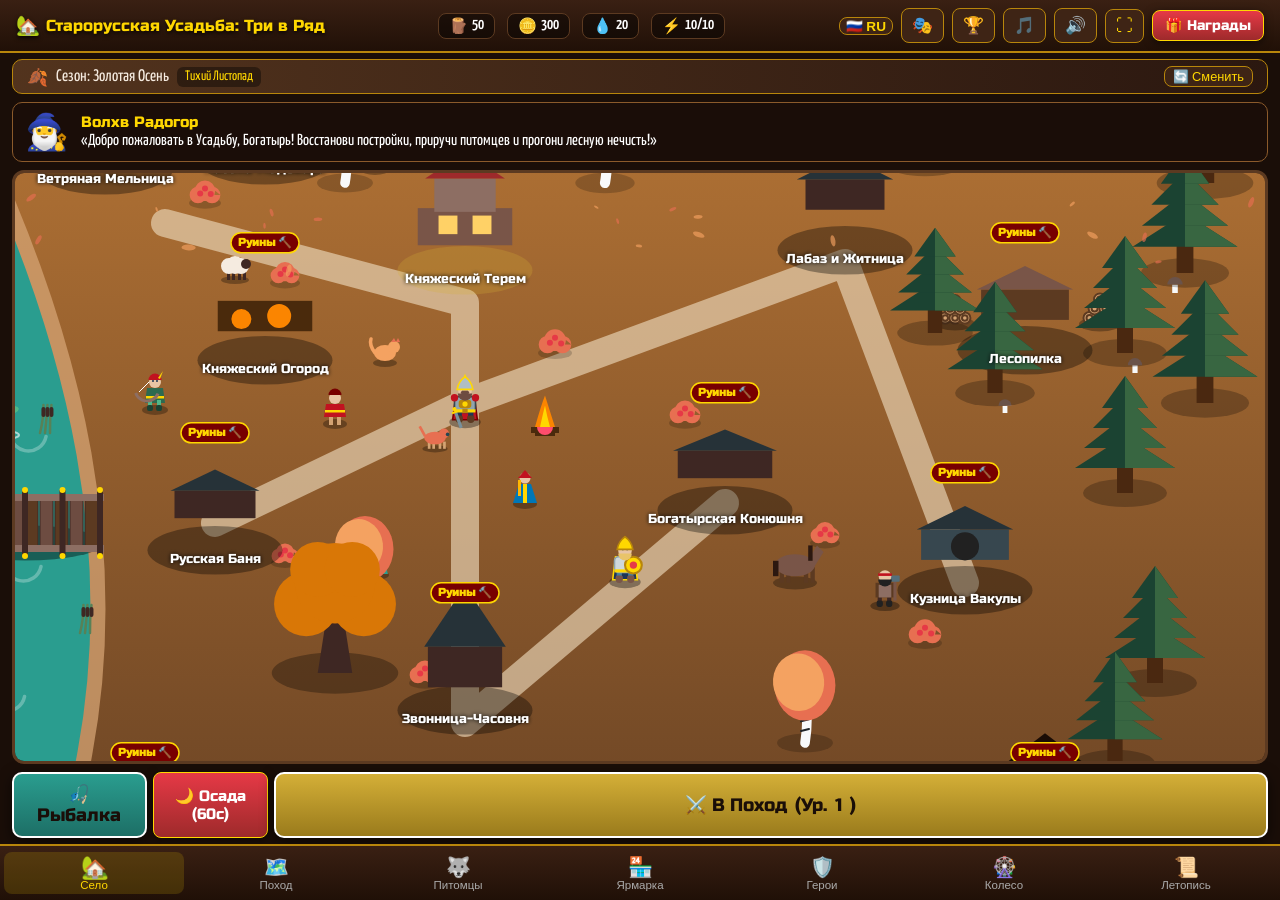
<file: index.html>
<!DOCTYPE html>
<html lang="ru">
<head>
    <meta charset="UTF-8">
    <meta name="viewport" content="width=device-width, initial-scale=1.0, maximum-scale=1.0, user-scalable=no, viewport-fit=cover">
    <meta name="mobile-web-app-capable" content="yes">
    <title>Старорусская Усадьба: Три в Ряд</title>
    
    <script src="./vk-bridge.min.js"></script>
    
    <link rel="preconnect" href="https://fonts.googleapis.com">
    <link rel="preconnect" href="https://fonts.gstatic.com" crossorigin>
    <link href="https://fonts.googleapis.com/css2?family=Marck+Script&family=Russo+One&family=Yanone+Kaffeesatz:wght@400;600;700&display=swap" rel="stylesheet">
    
    <link rel="stylesheet" href="./style.css?v=0.0.5">
    <link rel="icon" href="data:image/svg+xml,<svg xmlns=%22http://www.w3.org/2000/svg%22 viewBox=%220 0 100 100%22><text y=%22.9em%22 font-size=%2290%22>🏡</text></svg>">
</head>
<body>
    <div id="game-container">
        <header id="top-bar">
            <div class="game-logo-header">
                <span class="game-logo-icon">🏡</span>
                <span id="game-header-title" data-i18n="game_title">Старорусская Усадьба: Три в Ряд</span>
            </div>
            <div class="resources">
                <div class="res-item" id="res-wood-tip" data-i18n-title="res_wood_tip" title="Древесина для построек">🪵 <span id="res-wood">0</span></div>
                <div class="res-item" id="res-gold-tip" data-i18n-title="res_gold_tip" title="Золотые монеты">🪙 <span id="res-gold">0</span></div>
                <div class="res-item" id="res-resin-tip" data-i18n-title="res_resin_tip" title="Смола для оберегов">💧 <span id="res-resin">0</span></div>
                <div class="res-item" id="res-energy-tip" data-i18n-title="res_energy_tip" title="Богатырская Энергия">⚡ <span id="res-energy">10/10</span></div>
            </div>
            <div class="top-actions">
                <button id="btn-lang-switch" class="icon-btn" data-i18n-title="top_lang_tip" title="Сменить язык (RU / EN / TR)" style="font-size:0.85rem; font-weight:bold; width:auto; padding:0 6px;">
                    <span id="lang-switch-badge">🇷🇺 RU</span>
                </button>
                <button id="btn-open-riddles" class="icon-btn" data-i18n-title="top_riddles_tip" title="Загадки Скомороха">🎭</button>
                <button id="btn-open-achievements" class="icon-btn" data-i18n-title="top_achievements_tip" title="Зал Славы и Достижения">🏆</button>
                <button id="btn-music-track" class="icon-btn" data-i18n-title="top_music_tip" title="Сменить мелодию">🎵</button>
                <button id="btn-sound" class="icon-btn" data-i18n-title="top_sound_tip" title="Звук">🔊</button>
                <button id="btn-fullscreen" class="icon-btn" data-i18n-title="top_fullscreen_tip" title="На весь экран">⛶</button>
                <button id="btn-daily-rewards" class="reward-btn" data-i18n-title="top_rewards_btn" title="Награды"><span data-i18n="top_rewards_btn">🎁 Награды</span></button>
            </div>
        </header>

        <main id="main-content">
            <section id="view-manor" class="view active">
                <div class="season-banner">
                    <div style="display:flex; align-items:center; gap:8px;">
                        <span id="season-icon">🍂</span>
                        <span id="season-name">Сезон: Золотая Осень</span>
                        <span id="weather-desc" class="weather-tag">Тихий Листопад</span>
                    </div>
                    <button id="btn-toggle-season" class="icon-btn" style="padding: 2px 8px; font-size:0.8rem;" data-i18n="btn_season_toggle">🔄 Сменить</button>
                </div>

                <div id="story-dialogue-banner" class="dialogue-box">
                    <div class="dialogue-avatar">🧙‍♂️</div>
                    <div class="dialogue-content">
                        <div class="dialogue-author" id="dialogue-author-el">Волхв Радогор</div>
                        <div class="dialogue-text" id="dialogue-text-el">«Добро пожаловать в Усадьбу, Богатырь! Восстанови постройки, приручи питомцев и прогони лесную нечисть!»</div>
                    </div>
                </div>

                <div id="manor-canvas-wrapper">
                    <canvas id="manor-canvas"></canvas>
                    <canvas id="weather-canvas"></canvas>
                </div>

                <div class="manor-controls">
                    <button id="btn-open-fishing" class="gold-btn" style="margin-right:6px; background:linear-gradient(180deg, #2A9D8F 0%, #1D6F66 100%);" data-i18n="btn_fishing">
                        🎣 Рыбалка
                    </button>
                    <button id="btn-open-siege" class="reward-btn" style="margin-right:6px; font-size:0.95rem;" data-i18n="btn_siege">
                        🌙 Осада (60с)
                    </button>
                    <button id="btn-open-levels" class="gold-btn primary-btn">
                        <span id="btn-campaign-text">⚔️ В Поход</span> (Ур. <span id="current-level-num">1</span>)
                    </button>
                </div>
            </section>

            <section id="view-levels" class="view">
                <div class="view-header-bar">
                    <button class="btn-back-manor gold-btn" data-i18n="btn_back_to_manor">⬅️ В Село</button>
                    <h2 class="section-title" data-i18n="map_title">🗺️ Карта Богатырского Пути</h2>
                </div>
                <div id="levels-container" class="levels-scroll-container"></div>
            </section>

            <section id="view-match3" class="view">
                <div class="match3-header">
                    <div class="m3-stat">
                        <span class="lbl" id="m3-timer-label" data-i18n="m3_moves">Ходы</span>
                        <span id="m3-moves">25</span>
                    </div>
                    <div class="m3-stat main-stat">
                        <span class="lbl" data-i18n="m3_targets">Цели</span>
                        <div id="m3-targets" class="target-container"></div>
                    </div>
                    <div class="m3-stat">
                        <span class="lbl" data-i18n="m3_score">Очки</span>
                        <span id="m3-score">0</span>
                    </div>
                    <button id="btn-exit-match3" class="icon-btn">❌</button>
                </div>

                <div id="match3-board-wrapper">
                    <canvas id="match3-canvas" width="480" height="480"></canvas>
                </div>

                <div class="match3-footer">
                    <button id="btn-booster-hammer" class="booster-btn" title="Разбить одну фишку" data-i18n="m3_booster_hammer">🔨 Молот</button>
                    <button id="btn-booster-shuffle" class="booster-btn" title="Перемешать всё поле" data-i18n="m3_booster_shuffle">🌪️ Вихрь</button>
                    <button id="btn-booster-ad-moves" class="booster-btn reward" title="+5 ходов" data-i18n="m3_booster_moves">+5 Ходов (📺)</button>
                </div>
            </section>

            <section id="view-heroes" class="view">
                <div class="view-header-bar">
                    <button class="btn-back-manor gold-btn" data-i18n="btn_back_to_manor">⬅️ В Село</button>
                    <h2 class="section-title" data-i18n="heroes_title">🛡️ Дружина Богатырей</h2>
                </div>
                <div id="heroes-list" class="cards-grid"></div>
            </section>

            <section id="view-pets" class="view">
                <div class="view-header-bar">
                    <button class="btn-back-manor gold-btn" data-i18n="btn_back_to_manor">⬅️ В Село</button>
                    <h2 class="section-title" data-i18n="pets_title">🐺 Сказочные Питомцы</h2>
                </div>
                <div id="pets-list" class="cards-grid"></div>
            </section>

            <section id="view-market" class="view">
                <div class="view-header-bar">
                    <button class="btn-back-manor gold-btn" data-i18n="btn_back_to_manor">⬅️ В Село</button>
                    <h2 class="section-title" data-i18n="market_title">🏪 Ярмарка Садко</h2>
                </div>
                <div id="market-list" class="cards-grid"></div>
            </section>

            <section id="view-craft" class="view">
                <div class="view-header-bar">
                    <button class="btn-back-manor gold-btn" data-i18n="btn_back_to_manor">⬅️ В Село</button>
                    <h2 class="section-title" data-i18n="craft_title">⚒️ Ремесленная Палата</h2>
                </div>
                <div id="craft-list" class="cards-grid"></div>
            </section>

            <section id="view-wheel" class="view">
                <div class="view-header-bar">
                    <button class="btn-back-manor gold-btn" data-i18n="btn_back_to_manor">⬅️ В Село</button>
                    <h2 class="section-title" data-i18n="wheel_title">🎡 Колесо Велеса</h2>
                </div>
                <p id="wheel-timer-text" style="text-align:center; color:#FFD700; font-size:0.95rem; margin-bottom:6px; font-weight:bold;" data-i18n="wheel_free_ready">
                    ✨ Бесплатное вращение доступно!
                </p>
                <div class="wheel-wrapper">
                    <canvas id="wheel-canvas" width="340" height="340"></canvas>
                </div>
                <div class="wheel-controls" style="margin-top:10px; display:flex; justify-content:center; gap:8px;">
                    <button id="btn-spin-wheel" class="gold-btn" data-i18n="wheel_spin_free_btn">Испытать Удачу</button>
                    <button id="btn-spin-wheel-ad" class="reward-btn" style="display:none;" data-i18n="wheel_spin_ad_btn">📺 Крутить за Рекламу</button>
                </div>
            </section>

            <section id="view-codex" class="view">
                <div class="view-header-bar">
                    <button class="btn-back-manor gold-btn" data-i18n="btn_back_to_manor">⬅️ В Село</button>
                    <h2 class="section-title" data-i18n="codex_title">📜 Летопись Нечисти</h2>
                </div>
                <div id="codex-list" class="cards-grid"></div>
            </section>

            <section id="view-leaderboard" class="view">
                <div class="view-header-bar">
                    <button class="btn-back-manor gold-btn" data-i18n="btn_back_to_manor">⬅️ В Село</button>
                    <h2 class="section-title" data-i18n="leaderboard_title">👑 Зал Славы</h2>
                </div>
                <div id="leaderboard-container">
                    <div class="lb-header">
                        <span data-i18n="lb_col_rank">#</span>
                        <span data-i18n="lb_col_hero">Богатырь</span>
                        <span data-i18n="lb_col_level">Уровень</span>
                        <span data-i18n="lb_col_score">Очки</span>
                    </div>
                    <div id="lb-list" class="lb-body"></div>
                </div>
            </section>
        </main>

        <nav id="bottom-nav">
            <button class="nav-tab active" data-target="view-manor">
                <span class="nav-icon">🏡</span>
                <span class="nav-label" data-i18n="nav_manor">Село</span>
            </button>
            <button class="nav-tab" data-target="view-levels">
                <span class="nav-icon">🗺️</span>
                <span class="nav-label" data-i18n="nav_campaign">Поход</span>
            </button>
            <button class="nav-tab" data-target="view-pets">
                <span class="nav-icon">🐺</span>
                <span class="nav-label" data-i18n="nav_pets">Питомцы</span>
            </button>
            <button class="nav-tab" data-target="view-market">
                <span class="nav-icon">🏪</span>
                <span class="nav-label" data-i18n="nav_market">Ярмарка</span>
            </button>
            <button class="nav-tab" data-target="view-heroes">
                <span class="nav-icon">🛡️</span>
                <span class="nav-label" data-i18n="nav_heroes">Герои</span>
            </button>
            <button class="nav-tab" data-target="view-wheel">
                <span class="nav-icon">🎡</span>
                <span class="nav-label" data-i18n="nav_wheel">Колесо</span>
            </button>
            <button class="nav-tab" data-target="view-codex">
                <span class="nav-icon">📜</span>
                <span class="nav-label" data-i18n="nav_codex">Летопись</span>
            </button>
        </nav>

        <div id="modal-riddles" class="modal-overlay hidden">
            <div class="modal-card" style="max-width:440px;">
                <button class="modal-close">&times;</button>
                <h3 class="modal-title" data-i18n="riddles_title">🎭 Загадки Скомороха</h3>
                <div class="riddle-content"></div>
            </div>
        </div>

        <div id="modal-building" class="modal-overlay hidden">
            <div class="modal-card">
                <button class="modal-close">&times;</button>
                <h3 id="bldg-modal-title" class="modal-title">Постройка</h3>
                <div id="bldg-modal-img-container"></div>
                <p id="bldg-modal-desc" class="modal-desc"></p>
                <div class="cost-items">
                    <div class="cost-item">🪵 <span id="bldg-cost-wood">0</span></div>
                    <div class="cost-item">🪙 <span id="bldg-cost-gold">0</span></div>
                </div>
                <div class="modal-actions">
                    <button id="btn-confirm-upgrade" class="gold-btn lg" data-i18n="bldg_upgrade_btn">🔨 Улучшить</button>
                </div>
            </div>
        </div>

        <div id="modal-fishing" class="modal-overlay hidden">
            <div class="modal-card" style="max-width:440px;">
                <button class="modal-close">&times;</button>
                <h3 class="modal-title" data-i18n="fishing_title">🎣 Рыбалка на Волхове</h3>
                <div class="fishing-content">
                    <div id="fishing-bobber-wrapper" style="position:relative; width:100%; height:160px; background:linear-gradient(180deg, #1D6F66 0%, #0F3B36 100%); border-radius:12px; overflow:hidden; border:2px solid #FFD700; margin:10px 0;">
                        <canvas id="fishing-canvas" width="400" height="160" style="width:100%; height:100%;"></canvas>
                    </div>
                    <p id="fishing-status" style="font-family:'Russo One', sans-serif; font-size:1.1rem; color:#FFD700; min-height:28px;">Забросили удочку в тихий затон...</p>
                    <button id="btn-strike-rod" class="gold-btn lg" style="margin-top:10px; width:100%; font-size:1.2rem;" data-i18n="fishing_strike_btn">⚡ ПОДСЕЧЬ!</button>
                    <button id="btn-upgrade-fisherman" class="gold-btn" style="margin-top:8px; width:100%; font-size:0.95rem; background:linear-gradient(180deg, #5C3A21 0%, #3A2013 100%);">🔨 Улучшить Стан</button>
                </div>
            </div>
        </div>

        <div id="modal-achievements" class="modal-overlay hidden">
            <div class="modal-card" style="max-width:540px; max-height:85vh; overflow-y:auto;">
                <button class="modal-close">&times;</button>
                <h3 class="modal-title" data-i18n="achievements_title">🏆 Зал Славы и Достижения</h3>
                <div id="achievements-container" class="cards-grid" style="margin-top:12px;"></div>
            </div>
        </div>

        <div id="modal-daily" class="modal-overlay hidden">
            <div class="modal-card" style="max-width:560px; max-height:85vh; overflow-y:auto;">
                <button class="modal-close">&times;</button>
                <h3 class="modal-title" data-i18n="daily_title">🎁 Дары и Подвиги</h3>
                <h4 style="color:#FFD700; font-family:'Russo One', sans-serif; font-size:1rem; margin-top:8px;" data-i18n="daily_rewards_subtitle">Ежедневная Награда</h4>
                <div id="daily-calendar-container" class="calendar-grid"></div>
                <h4 style="color:#FFD700; font-family:'Russo One', sans-serif; font-size:1rem; margin-top:16px;" data-i18n="daily_quests_subtitle">Богатырские Подвиги</h4>
                <div id="quests-container" class="cards-grid" style="margin-top:8px;"></div>
            </div>
        </div>

        <div id="modal-story-scroll" class="modal-overlay hidden">
            <div class="modal-card story-scroll-card">
                <div class="scroll-header" data-i18n="scroll_header">📜 ДРЕВНЯЯ ЛЕТОПИСЬ РУСИ 📜</div>
                <h3 id="scroll-title" style="margin-top:6px; color:#FFD700; font-family:'Russo One', sans-serif;">Сказание</h3>
                <div id="scroll-text" class="scroll-body-text">«И рассеялся морок над землею русскою...»</div>
                <div id="scroll-rewards" class="cost-items"></div>
                <div class="modal-actions">
                    <button id="btn-close-scroll" class="gold-btn" data-i18n="scroll_close_btn">Свернуть Летопись</button>
                </div>
            </div>
        </div>

        <div id="modal-result" class="modal-overlay hidden">
            <div class="modal-card">
                <h3 id="result-title" class="modal-title" data-i18n="win_title">Победа!</h3>
                <div id="result-stars" class="stars-row" style="font-size: 2rem; margin: 8px 0;">⭐⭐⭐</div>
                <p id="result-desc" class="modal-desc" data-i18n="win_desc">Вы одолели лесную нечисть!</p>
                <div id="result-rewards" class="cost-items"></div>
                <div class="modal-actions">
                    <button id="btn-double-reward" class="reward-btn lg" data-i18n="win_double_btn">📺 Удвоить Награду (x2)</button>
                    <button id="btn-loss-ad-moves" class="reward-btn lg" data-i18n="m3_booster_moves" style="display:none;">+5 Ходов (📺)</button>
                    <button id="btn-continue-result" class="gold-btn" data-i18n="win_continue_btn">Продолжить</button>
                </div>
            </div>
        </div>

        <div id="game-toast"></div>
    </div>

    <script src="./game.bundle.js?v=0.0.5"></script>
</body>
</html>
</file>
<file: style.css>
/* Slavic Manor (Старорусская Усадьба) Stylesheet v0.0.1 */
/* Fully Responsive: Fullscreen Widescreen for PC/Tablets, Fluid Adaptive Layout for Mobile */

:root {
    --bg-dark: #1A0E08;
    --wood-dark: #2C1810;
    --wood-medium: #5C3A21;
    --wood-light: #8B5A2B;
    --gold: #FFD700;
    --gold-dark: #B8860B;
    --red-rubin: #9E2A2B;
    --text-light: #F5EBE0;
    --text-muted: #D5C7B7;
    --green-accent: #2D6A4F;
}

* {
    box-sizing: border-box;
    margin: 0;
    padding: 0;
    user-select: none;
    -webkit-user-select: none;
    -webkit-touch-callout: none;
    touch-action: manipulation;
    -ms-overflow-style: none !important;
    scrollbar-width: none !important;
}

*::-webkit-scrollbar {
    display: none !important;
    width: 0 !important;
    height: 0 !important;
}

html {
    width: 100%;
    height: 100%;
    overflow: hidden !important;
    margin: 0;
    padding: 0;
}

body {
    font-family: 'Yanone Kaffeesatz', sans-serif;
    font-size: 1.15rem;
    background: #0D0704;
    color: var(--text-light);
    overflow: hidden !important;
    width: 100%;
    height: 100%;
    position: fixed;
    top: 0;
    left: 0;
    right: 0;
    bottom: 0;
    display: flex;
    justify-content: center;
    align-items: center;
    margin: 0;
    padding: 0;
}

/* ==========================================================================
   1. MAIN CONTAINER: FULLSCREEN ON PC, FLUID ON MOBILE
   ========================================================================== */
#game-container {
    width: 100%;
    height: 100%;
    max-width: 100%;
    max-height: 100%;
    display: flex;
    flex-direction: column;
    background: var(--bg-dark);
    position: relative;
    overflow: hidden !important;
    box-shadow: 0 0 50px rgba(0, 0, 0, 0.95);
}

/* 2. Top Header Status Bar */
#top-bar {
    display: flex;
    justify-content: space-between;
    align-items: center;
    padding: 8px 16px;
    padding-top: calc(8px + env(safe-area-inset-top, 0px));
    background: linear-gradient(180deg, #3A2013 0%, #201007 100%);
    border-bottom: 2px solid var(--gold-dark);
    z-index: 20;
    flex-shrink: 0;
}

.game-logo-header {
    display: flex;
    align-items: center;
    gap: 6px;
    font-family: 'Russo One', sans-serif;
    font-size: 1rem;
    color: var(--gold);
    text-shadow: 0 2px 4px rgba(0, 0, 0, 0.8);
    white-space: nowrap;
}

.game-logo-icon {
    font-size: 1.2rem;
}

.resources {
    display: flex;
    align-items: center;
    gap: 12px;
}

.res-item {
    display: flex;
    align-items: center;
    gap: 4px;
    background: rgba(0, 0, 0, 0.45);
    padding: 3px 10px;
    border-radius: 8px;
    border: 1px solid var(--wood-medium);
    font-size: 0.95rem;
    font-weight: 600;
    color: #fff;
}

.top-actions {
    display: flex;
    align-items: center;
    gap: 8px;
}

.icon-btn {
    background: #3E2415;
    border: 1px solid var(--gold-dark);
    color: var(--gold);
    border-radius: 8px;
    padding: 6px 10px;
    cursor: pointer;
    font-size: 1.05rem;
    transition: background 0.15s, transform 0.15s;
}

.icon-btn:hover {
    background: #5C3A21;
    transform: scale(1.06);
}

.reward-btn {
    background: linear-gradient(180deg, #E63946 0%, #9E2A2B 100%);
    color: #fff;
    border: 1px solid var(--gold);
    border-radius: 8px;
    padding: 6px 12px;
    font-family: 'Russo One', sans-serif;
    font-size: 0.88rem;
    cursor: pointer;
    box-shadow: 0 2px 8px rgba(0, 0, 0, 0.5);
    transition: transform 0.15s;
}

.reward-btn:hover {
    transform: scale(1.05);
}

/* 3. Main Content Viewport */
#main-content {
    flex: 1;
    position: relative;
    overflow: hidden;
    display: flex;
    width: 100%;
    height: 100%;
}

.view {
    display: none;
    width: 100%;
    height: 100%;
    flex-direction: column;
    overflow-y: auto;
    padding: 10px 16px;
}

.view.active {
    display: flex;
}

#view-manor {
    overflow: hidden !important;
    padding: 6px 12px;
}

/* Season Banner */
.season-banner {
    display: flex;
    justify-content: space-between;
    align-items: center;
    background: linear-gradient(90deg, rgba(92, 58, 33, 0.85) 0%, rgba(44, 24, 16, 0.95) 100%);
    border: 1px solid var(--gold-dark);
    border-radius: 10px;
    padding: 6px 14px;
    margin-bottom: 8px;
    font-size: 1.05rem;
    flex-shrink: 0;
}

.weather-tag {
    font-size: 0.85rem;
    color: #FFD700;
    background: rgba(0, 0, 0, 0.4);
    padding: 3px 8px;
    border-radius: 6px;
}

/* Dialogue Box */
.dialogue-box {
    display: flex;
    align-items: center;
    gap: 12px;
    background: rgba(26, 14, 8, 0.9);
    border: 1px solid var(--wood-light);
    border-radius: 10px;
    padding: 8px 12px;
    margin-bottom: 8px;
    flex-shrink: 0;
}

.dialogue-avatar {
    font-size: 2.2rem;
}

.dialogue-author {
    font-family: 'Russo One', sans-serif;
    font-size: 0.95rem;
    color: var(--gold);
}

.dialogue-text {
    font-size: 1rem;
    color: #FFF;
    line-height: 1.2;
}

/* Canvas Viewport */
#manor-canvas-wrapper {
    flex: 1;
    position: relative;
    width: 100%;
    min-height: 300px;
    border-radius: 12px;
    overflow: hidden;
    border: 3px solid var(--wood-medium);
}

#manor-canvas, #weather-canvas {
    position: absolute;
    top: 0;
    left: 0;
    width: 100%;
    height: 100%;
}

#weather-canvas {
    pointer-events: none;
}

.manor-controls {
    margin-top: 8px;
    display: flex;
    justify-content: center;
    flex-shrink: 0;
}

.gold-btn {
    background: linear-gradient(180deg, #D4AF37 0%, #9A7B1C 100%);
    color: #1A0E08;
    border: 2px solid #FFF;
    border-radius: 10px;
    padding: 10px 22px;
    font-family: 'Russo One', sans-serif;
    font-size: 1.1rem;
    cursor: pointer;
    box-shadow: 0 4px 14px rgba(0, 0, 0, 0.6);
    display: inline-flex;
    align-items: center;
    justify-content: center;
    gap: 8px;
    transition: transform 0.15s, box-shadow 0.15s;
}

.gold-btn:hover {
    transform: translateY(-2px);
    box-shadow: 0 6px 18px rgba(255, 215, 0, 0.4);
}

.gold-btn:active {
    transform: translateY(2px);
}

.gold-btn.primary-btn {
    width: 100%;
}

/* ==========================================================================
   4. MATCH-3 WIDESCREEN & MOBILE ADAPTIVE LAYOUT
   ========================================================================== */
#view-match3 {
    padding: 8px 16px;
    justify-content: space-between;
    height: 100%;
}

.match3-header {
    display: flex;
    justify-content: space-between;
    align-items: center;
    background: rgba(44, 24, 16, 0.95);
    border: 2px solid var(--gold-dark);
    border-radius: 12px;
    padding: 8px 16px;
    margin-bottom: 8px;
    max-width: 780px;
    width: 100%;
    margin-left: auto;
    margin-right: auto;
}

.m3-stat {
    display: flex;
    flex-direction: column;
    align-items: center;
}

.m3-stat .lbl {
    font-size: 0.8rem;
    color: #BBB;
}

.m3-stat span:not(.lbl) {
    font-family: 'Russo One', sans-serif;
    font-size: 1.35rem;
    color: var(--gold);
}

.m3-stat.main-stat span:not(.lbl) {
    font-size: 1.7rem;
    color: #FFF;
}

.target-container {
    display: flex;
    gap: 8px;
}

.target-item {
    font-family: 'Russo One', sans-serif;
    font-size: 1.05rem;
    color: #FFF;
}

#match3-board-wrapper {
    flex: 1;
    display: flex;
    justify-content: center;
    align-items: center;
    position: relative;
    width: 100%;
    max-height: calc(100% - 130px);
}

#match3-canvas {
    max-width: 100%;
    max-height: 100%;
    border-radius: 16px;
    box-shadow: 0 10px 30px rgba(0, 0, 0, 0.9);
    border: 3px solid var(--wood-medium);
    touch-action: none;
}

.match3-footer {
    display: flex;
    justify-content: center;
    gap: 12px;
    padding-top: 8px;
    max-width: 780px;
    width: 100%;
    margin-left: auto;
    margin-right: auto;
}

.booster-btn {
    flex: 1;
    max-width: 220px;
    background: #3E2415;
    border: 1px solid var(--gold);
    color: #FFF;
    font-family: 'Russo One', sans-serif;
    font-size: 1rem;
    padding: 8px;
    border-radius: 8px;
    cursor: pointer;
    transition: transform 0.15s;
}

.booster-btn:hover {
    transform: scale(1.04);
}

.booster-btn.reward {
    background: linear-gradient(180deg, #E63946 0%, #9E2A2B 100%);
}

/* ==========================================================================
   5. SAGA MAP (500 LEVELS / 20 CHAPTERS) WIDESCREEN GRID
   ========================================================================== */
.section-title {
    font-family: 'Russo One', sans-serif;
    font-size: 1.4rem;
    color: var(--gold);
    text-align: center;
    margin-bottom: 12px;
}

.levels-scroll-container {
    display: flex;
    flex-direction: column;
    gap: 14px;
    max-width: 1000px;
    width: 100%;
    margin: 0 auto;
}

.level-region-card {
    background: rgba(44, 24, 16, 0.85);
    border: 2px solid var(--wood-light);
    border-radius: 14px;
    padding: 14px;
}

.region-header {
    display: flex;
    justify-content: space-between;
    align-items: center;
    margin-bottom: 10px;
    border-bottom: 1px solid rgba(255, 215, 0, 0.3);
    padding-bottom: 6px;
}

.region-title {
    font-family: 'Russo One', sans-serif;
    color: var(--gold);
    font-size: 1.15rem;
}

.region-boss {
    font-size: 0.95rem;
    color: #E63946;
    font-weight: bold;
}

.levels-path-grid {
    display: grid;
    grid-template-columns: repeat(auto-fill, minmax(65px, 1fr));
    gap: 10px;
}

.level-node {
    display: flex;
    flex-direction: column;
    align-items: center;
    justify-content: center;
    height: 64px;
    border-radius: 10px;
    border: 2px solid var(--wood-medium);
    background: #1A0E08;
    color: #FFF;
    cursor: pointer;
    position: relative;
    transition: transform 0.15s;
}

.level-node:hover {
    transform: scale(1.08);
}

.level-node.unlocked {
    background: linear-gradient(180deg, #2D6A4F 0%, #1B4332 100%);
    border-color: var(--gold);
}

.level-node.current {
    box-shadow: 0 0 16px var(--gold);
    border-color: #FFF;
    animation: pulseGlow 1.5s infinite alternate;
}

.level-node.boss-node {
    background: linear-gradient(180deg, #780000 0%, #3D0000 100%);
    border-color: #FF4D6D;
}

.level-node.boss-node.climax-boss {
    background: linear-gradient(180deg, #9E2A2B 0%, #4A0E17 100%);
    border-color: #FFD700;
    box-shadow: 0 0 14px rgba(255, 215, 0, 0.7);
    animation: pulseGlow 1.4s infinite alternate;
}

.level-node.boss-node.mini-boss {
    background: linear-gradient(180deg, #5C1E1E 0%, #2B0C0C 100%);
    border-color: #E63946;
}

.node-icon { font-size: 1.25rem; }
.node-num { font-family: 'Russo One', sans-serif; font-size: 0.95rem; }
.node-stars { font-size: 0.75rem; }

@keyframes pulseGlow {
    from { transform: scale(0.98); }
    to { transform: scale(1.04); }
}

/* ==========================================================================
   6. WIDESCREEN CARDS & GRIDS (HEROES, CRAFT, CODEX, ACHIEVEMENTS)
   ========================================================================== */
.cards-grid {
    display: grid;
    grid-template-columns: repeat(auto-fill, minmax(320px, 1fr));
    gap: 12px;
    max-width: 1100px;
    width: 100%;
    margin: 0 auto;
}

.card {
    display: flex;
    align-items: center;
    gap: 12px;
    background: rgba(44, 24, 16, 0.92);
    border: 1px solid var(--wood-light);
    border-radius: 12px;
    padding: 10px 14px;
    transition: transform 0.15s, border-color 0.15s;
}

.card:hover {
    border-color: var(--gold);
    transform: translateY(-2px);
}

.achievement-card.done {
    border-color: var(--gold);
    box-shadow: 0 0 10px rgba(255, 215, 0, 0.3);
}

.ach-progress-bar {
    width: 100%;
    height: 8px;
    background: #1A0E08;
    border-radius: 4px;
    overflow: hidden;
    margin-top: 6px;
    border: 1px solid #5C3A21;
}

.ach-progress-fill {
    height: 100%;
    background: linear-gradient(90deg, #D4AF37, #FFD700);
    transition: width 0.3s;
}

.card-icon { font-size: 2.4rem; }
.card-info { flex: 1; }
.card-name { font-family: 'Russo One', sans-serif; font-size: 1.1rem; color: var(--gold); }
.card-desc { font-size: 0.9rem; color: #DDD; }

/* Calendar Grid */
.calendar-grid {
    display: grid;
    grid-template-columns: repeat(auto-fit, minmax(80px, 1fr));
    gap: 10px;
    margin-top: 10px;
}

.calendar-day-card {
    background: #2C1810;
    border: 1px solid var(--wood-light);
    border-radius: 10px;
    padding: 8px;
    text-align: center;
    display: flex;
    flex-direction: column;
    align-items: center;
    justify-content: space-between;
    min-height: 105px;
}

.calendar-day-card.today {
    border-color: var(--gold);
    box-shadow: 0 0 12px var(--gold);
}

.calendar-day-card.claimed {
    opacity: 0.6;
}

.cal-day-title { font-size: 0.85rem; color: #AAA; font-family: 'Russo One', sans-serif; }
.cal-reward-icon { font-size: 1.6rem; }
.cal-reward-label { font-size: 0.8rem; color: #FFF; font-weight: bold; }
.cal-btn { font-size: 0.8rem; padding: 4px 8px; border-radius: 6px; }

/* 7. Story Chronicle Scroll */
.story-scroll-card {
    background: linear-gradient(180deg, #D4AF37 0%, #9A7B1C 5%, #5C3A21 100%);
    border: 3px solid var(--gold);
    color: #FFF;
    max-width: 520px;
}

.scroll-header {
    font-family: 'Russo One', sans-serif;
    font-size: 1.4rem;
    color: var(--gold);
    text-shadow: 0 2px 4px #000;
}

.scroll-body-text {
    font-family: 'Marck Script', cursive;
    font-size: 1.45rem;
    color: #FFF;
    line-height: 1.45;
    margin: 14px 0;
    text-shadow: 0 1px 3px #000;
}

/* 8. Leaderboard */
#leaderboard-container {
    background: rgba(44, 24, 16, 0.92);
    border: 1px solid var(--wood-light);
    border-radius: 12px;
    overflow: hidden;
    max-width: 800px;
    width: 100%;
    margin: 0 auto;
}

.lb-header, .lb-row {
    display: grid;
    grid-template-columns: 50px 1fr 80px 100px;
    padding: 10px 16px;
    text-align: center;
}

.lb-header {
    background: #3E2415;
    font-family: 'Russo One', sans-serif;
    color: var(--gold);
}

.lb-row { border-bottom: 1px solid rgba(255, 255, 255, 0.05); }
.lb-row.my-row { background: rgba(45, 106, 79, 0.4); font-weight: bold; color: var(--gold); }

/* View Header Bar with Back Button */
.view-header-bar {
    display: flex;
    align-items: center;
    justify-content: flex-start;
    gap: 12px;
    margin-bottom: 12px;
    width: 100%;
    flex-shrink: 0;
}

.view-header-bar .section-title {
    margin: 0;
    text-align: left;
    flex: 1;
    font-size: 1.25rem;
}

.btn-back-manor {
    padding: 6px 14px;
    font-size: 0.88rem;
    font-family: 'Russo One', sans-serif;
    display: inline-flex;
    align-items: center;
    gap: 6px;
    background: linear-gradient(180deg, #5C3A21 0%, #3A2013 100%);
    border: 1px solid var(--gold);
    border-radius: 8px;
    color: var(--gold);
    cursor: pointer;
    white-space: nowrap;
    transition: transform 0.15s, background 0.15s;
    box-shadow: 0 2px 6px rgba(0, 0, 0, 0.5);
    flex-shrink: 0;
}

.btn-back-manor:hover {
    transform: scale(1.04);
    background: linear-gradient(180deg, #795548 0%, #4E342E 100%);
}

.btn-back-manor:active {
    transform: scale(0.96);
}

/* 9. Bottom Navigation Bar */
#bottom-nav {
    display: flex;
    justify-content: space-around;
    align-items: center;
    gap: 2px;
    background: linear-gradient(0deg, #201007 0%, #3A2013 100%);
    border-top: 2px solid var(--gold-dark);
    padding: 6px 4px calc(6px + env(safe-area-inset-bottom, 0px));
    flex-shrink: 0;
    z-index: 20;
    width: 100%;
    box-sizing: border-box;
}

.nav-tab {
    background: none;
    border: none;
    color: #AAA;
    display: flex;
    flex-direction: column;
    align-items: center;
    justify-content: center;
    cursor: pointer;
    font-size: 0.76rem;
    padding: 3px 2px;
    flex: 1;
    min-width: 0;
    border-radius: 8px;
    transition: background 0.15s, color 0.15s;
}

.nav-tab:hover {
    background: rgba(255, 215, 0, 0.1);
}

.nav-icon { 
    font-size: 1.25rem; 
    line-height: 1.2;
}

.nav-label {
    white-space: nowrap;
    overflow: hidden;
    text-overflow: ellipsis;
    max-width: 100%;
    font-size: 0.72rem;
}

.nav-tab.active { 
    color: var(--gold); 
    background: rgba(255, 215, 0, 0.15); 
}

.nav-tab.active .nav-icon { 
    transform: scale(1.12); 
}

@media (max-width: 480px) {
    #game-header-title {
        display: none;
    }
    .icon-btn {
        padding: 4px 6px;
    }
    .res-item {
        padding: 2px 6px;
    }
    .nav-tab {
        padding: 2px 1px;
    }
    .nav-icon {
        font-size: 1.15rem;
    }
    .nav-label {
        font-size: 0.68rem;
    }
    .view-header-bar .section-title {
        font-size: 1.05rem;
    }
    .btn-back-manor {
        padding: 5px 10px;
        font-size: 0.8rem;
    }
}

/* 10. Modals */
.modal-overlay {
    position: absolute;
    top: 0;
    left: 0;
    width: 100%;
    height: 100%;
    background: rgba(0, 0, 0, 0.85);
    display: flex;
    justify-content: center;
    align-items: center;
    z-index: 100;
}

.modal-overlay.hidden { display: none; }

.modal-card {
    background: linear-gradient(180deg, #3A2013 0%, #201007 100%);
    border: 2px solid var(--gold);
    border-radius: 14px;
    padding: 20px;
    width: 92%;
    max-width: 440px;
    position: relative;
    text-align: center;
    box-shadow: 0 0 40px rgba(0, 0, 0, 0.95);
}

.modal-close {
    position: absolute;
    top: 10px;
    right: 10px;
    background: none;
    border: none;
    color: #AAA;
    font-size: 1.3rem;
    cursor: pointer;
}

.cost-items {
    display: flex;
    justify-content: center;
    gap: 14px;
    margin: 12px 0;
}

.modal-actions {
    display: flex;
    flex-direction: column;
    gap: 10px;
    margin-top: 14px;
}

.reward-btn.lg {
    padding: 12px;
    font-size: 1.1rem;
}

/* 9. Non-blocking Slavic Toast Notification */
#game-toast {
    position: fixed;
    top: 60px;
    left: 50%;
    transform: translateX(-50%) translateY(-25px);
    background: linear-gradient(180deg, #2D1808 0%, #170A02 100%);
    border: 2px solid #FFD700;
    box-shadow: 0 8px 24px rgba(0, 0, 0, 0.85), 0 0 16px rgba(255, 215, 0, 0.45);
    border-radius: 14px;
    padding: 10px 22px;
    color: #FFF5EA;
    font-family: 'Russo One', sans-serif;
    font-size: 15px;
    text-align: center;
    z-index: 99999;
    pointer-events: none;
    opacity: 0;
    transition: opacity 0.25s ease, transform 0.25s cubic-bezier(0.175, 0.885, 0.32, 1.275);
    max-width: 90vw;
    white-space: pre-line;
}

#game-toast.show {
    opacity: 1;
    transform: translateX(-50%) translateY(0);
}

/* 10. Mobile Portrait Responsiveness */
@media (max-width: 480px) {
    #game-header-title {
        display: none !important;
    }
    .icon-btn {
        padding: 4px 6px !important;
    }
    .res-item {
        padding: 2px 6px !important;
        font-size: 0.88rem !important;
    }
    .resources {
        gap: 6px !important;
    }
    .top-actions {
        gap: 4px !important;
    }
}
</file>
